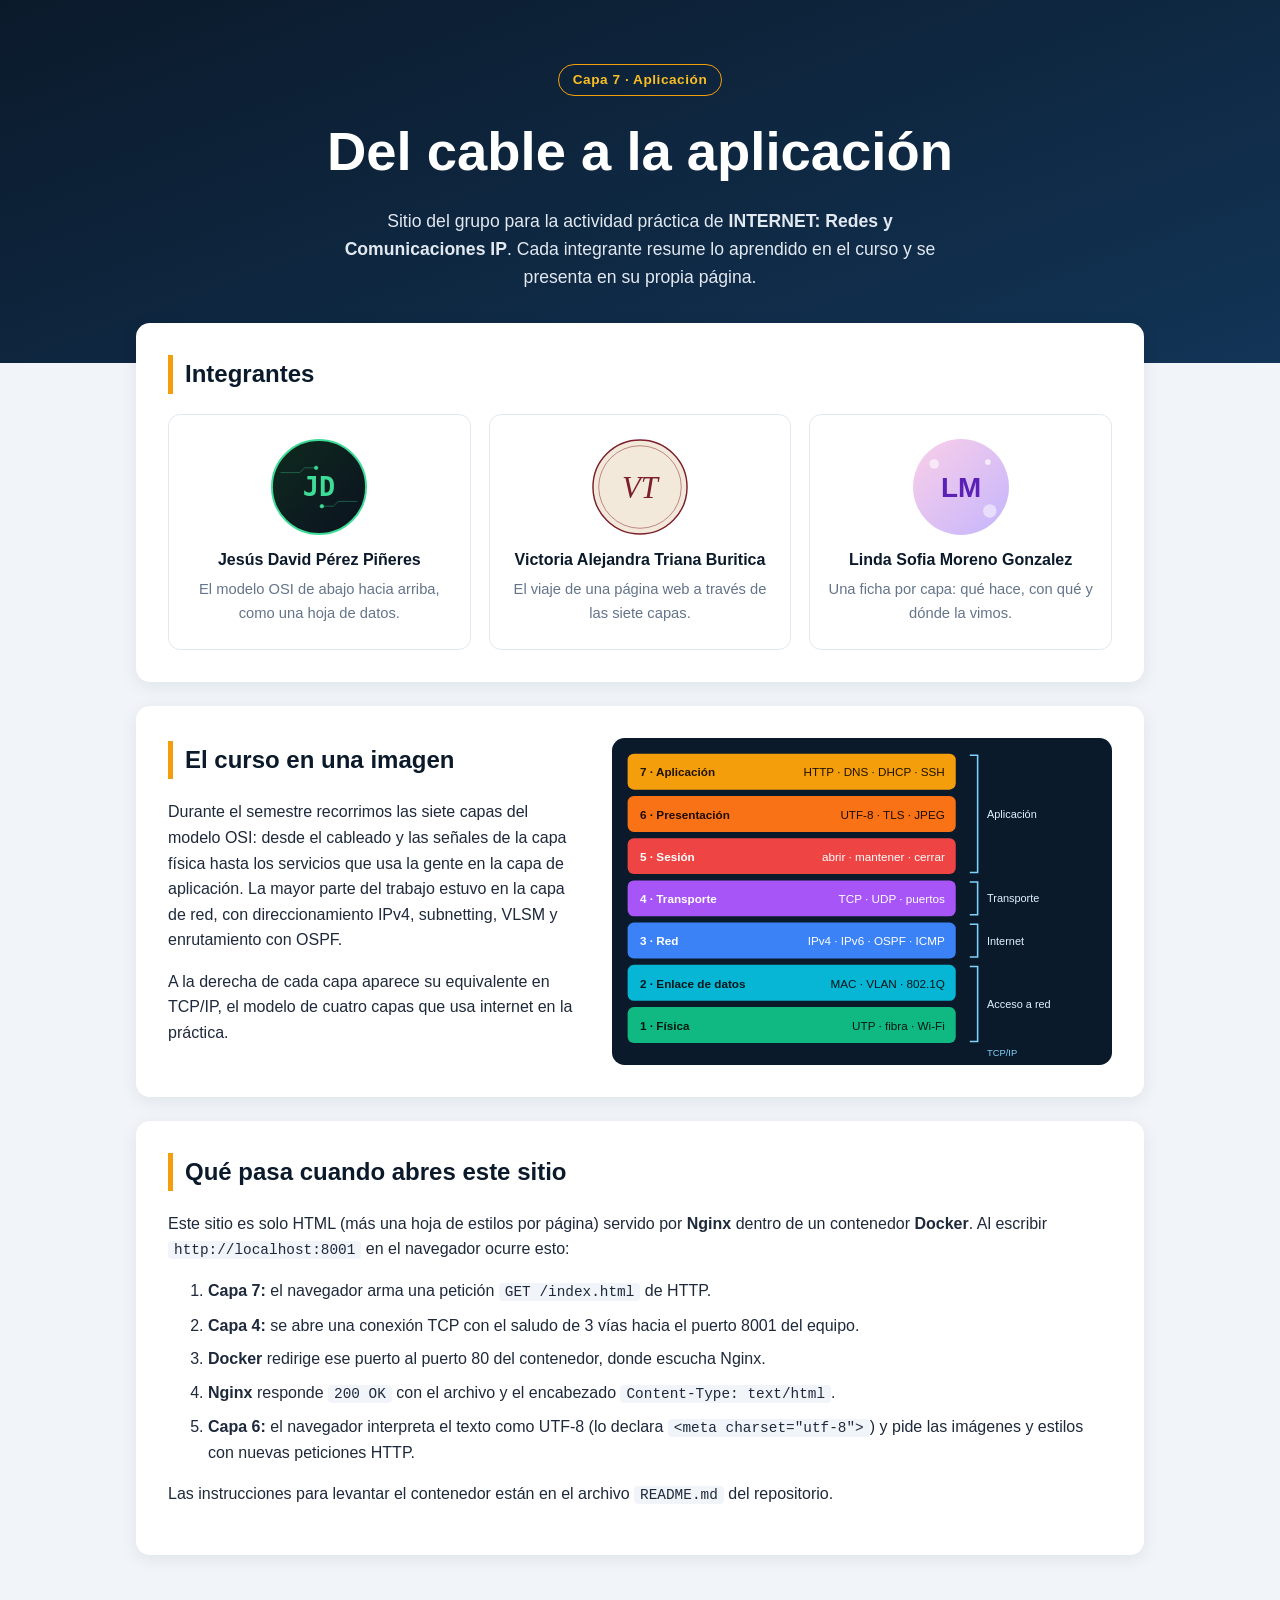
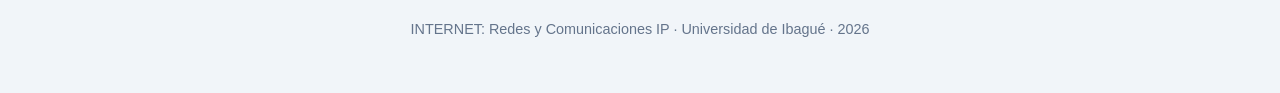
<file: index.html>
<!DOCTYPE html>
<html lang="es">
<head>
  <meta charset="utf-8">
  <meta name="viewport" content="width=device-width, initial-scale=1">
  <meta name="description" content="Sitio del grupo para la actividad práctica de Capa 7: HTML, HTTP y despliegue con Docker.">
  <title>Capa 7 en práctica · Redes</title>
  <link rel="stylesheet" href="css/estilos.css">
</head>
<body>

  <header class="portada">
    <p class="etiqueta">Capa 7 · Aplicación</p>
    <h1>Del cable a la aplicación</h1>
    <p class="bajada">Sitio del grupo para la actividad práctica de <strong>INTERNET: Redes y Comunicaciones IP</strong>. Cada integrante resume lo aprendido en el curso y se presenta en su propia página.</p>
  </header>

  <main>

    <section class="bloque">
      <h2>Integrantes</h2>
      <ul class="integrantes">
        <li>
          <a href="integrantes/integrante1.html">
            <img src="img/jesus.svg" alt="Avatar de Jesús David Pérez Piñeres" width="96" height="96">
            <span class="nombre">Jesús David Pérez Piñeres</span>
            <span class="enfoque">El modelo OSI de abajo hacia arriba, como una hoja de datos.</span>
          </a>
        </li>
        <li>
          <a href="integrantes/integrante2.html">
            <img src="img/victoria.svg" alt="Avatar de Victoria Alejandra Triana Buritica" width="96" height="96">
            <span class="nombre">Victoria Alejandra Triana Buritica</span>
            <span class="enfoque">El viaje de una página web a través de las siete capas.</span>
          </a>
        </li>
        <li>
          <a href="integrantes/integrante3.html">
            <img src="img/linda.svg" alt="Avatar de Linda Sofia Moreno Gonzalez" width="96" height="96">
            <span class="nombre">Linda Sofia Moreno Gonzalez</span>
            <span class="enfoque">Una ficha por capa: qué hace, con qué y dónde la vimos.</span>
          </a>
        </li>
      </ul>
    </section>

    <section class="bloque dos-columnas">
      <div>
        <h2>El curso en una imagen</h2>
        <p>Durante el semestre recorrimos las siete capas del modelo OSI: desde el cableado y las señales de la capa física hasta los servicios que usa la gente en la capa de aplicación. La mayor parte del trabajo estuvo en la capa de red, con direccionamiento IPv4, subnetting, VLSM y enrutamiento con OSPF.</p>
        <p>A la derecha de cada capa aparece su equivalente en TCP/IP, el modelo de cuatro capas que usa internet en la práctica.</p>
      </div>
      <img src="img/osi-capas.svg" alt="Las siete capas del modelo OSI con su equivalencia en TCP/IP" width="640" height="418">
    </section>

    <section class="bloque">
      <h2>Qué pasa cuando abres este sitio</h2>
      <p>Este sitio es solo HTML (más una hoja de estilos por página) servido por <strong>Nginx</strong> dentro de un contenedor <strong>Docker</strong>. Al escribir <code>http://localhost:8001</code> en el navegador ocurre esto:</p>
      <ol class="pasos">
        <li><strong>Capa 7:</strong> el navegador arma una petición <code>GET /index.html</code> de HTTP.</li>
        <li><strong>Capa 4:</strong> se abre una conexión TCP con el saludo de 3 vías hacia el puerto 8001 del equipo.</li>
        <li><strong>Docker</strong> redirige ese puerto al puerto 80 del contenedor, donde escucha Nginx.</li>
        <li><strong>Nginx</strong> responde <code>200 OK</code> con el archivo y el encabezado <code>Content-Type: text/html</code>.</li>
        <li><strong>Capa 6:</strong> el navegador interpreta el texto como UTF-8 (lo declara <code>&lt;meta charset="utf-8"&gt;</code>) y pide las imágenes y estilos con nuevas peticiones HTTP.</li>
      </ol>
      <p>Las instrucciones para levantar el contenedor están en el archivo <code>README.md</code> del repositorio.</p>
    </section>

  </main>

  <footer class="pie">
    <p>INTERNET: Redes y Comunicaciones IP · Universidad de Ibagué · 2026</p>
  </footer>

</body>
</html>
</file>
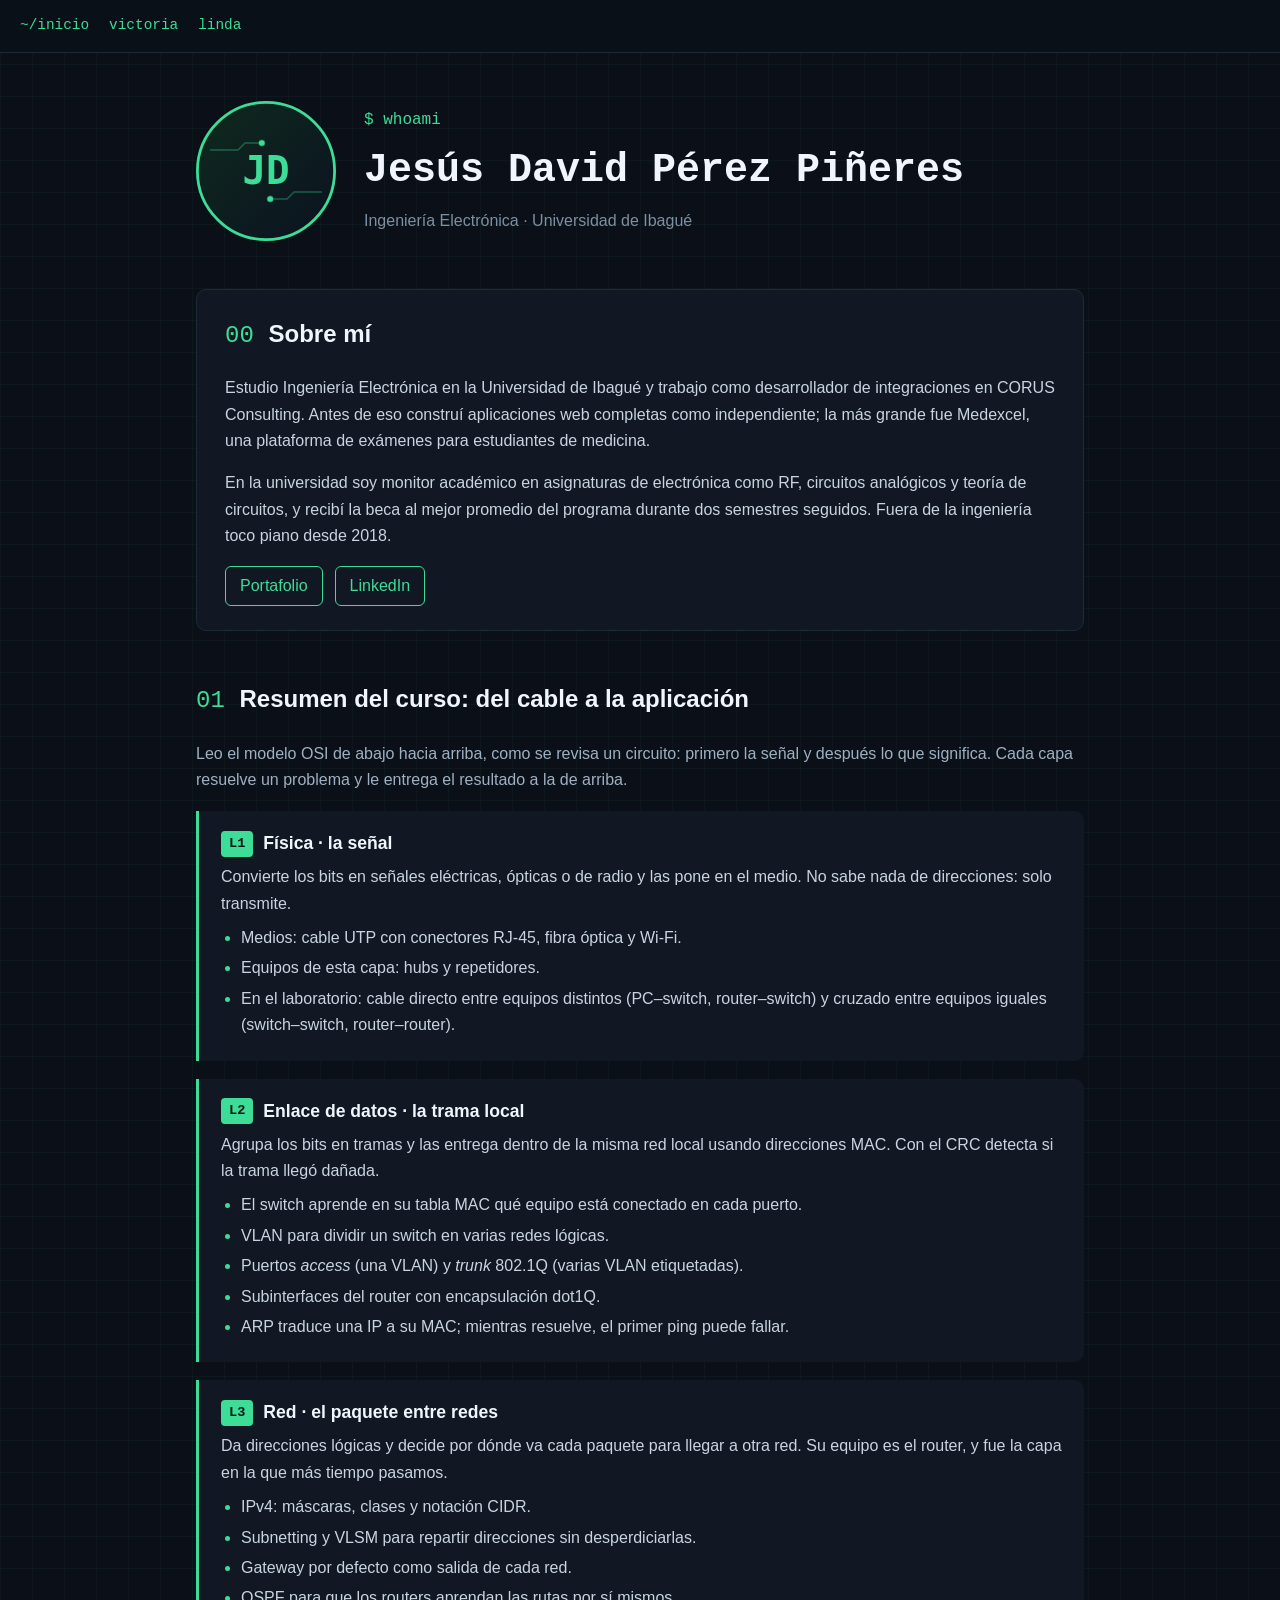
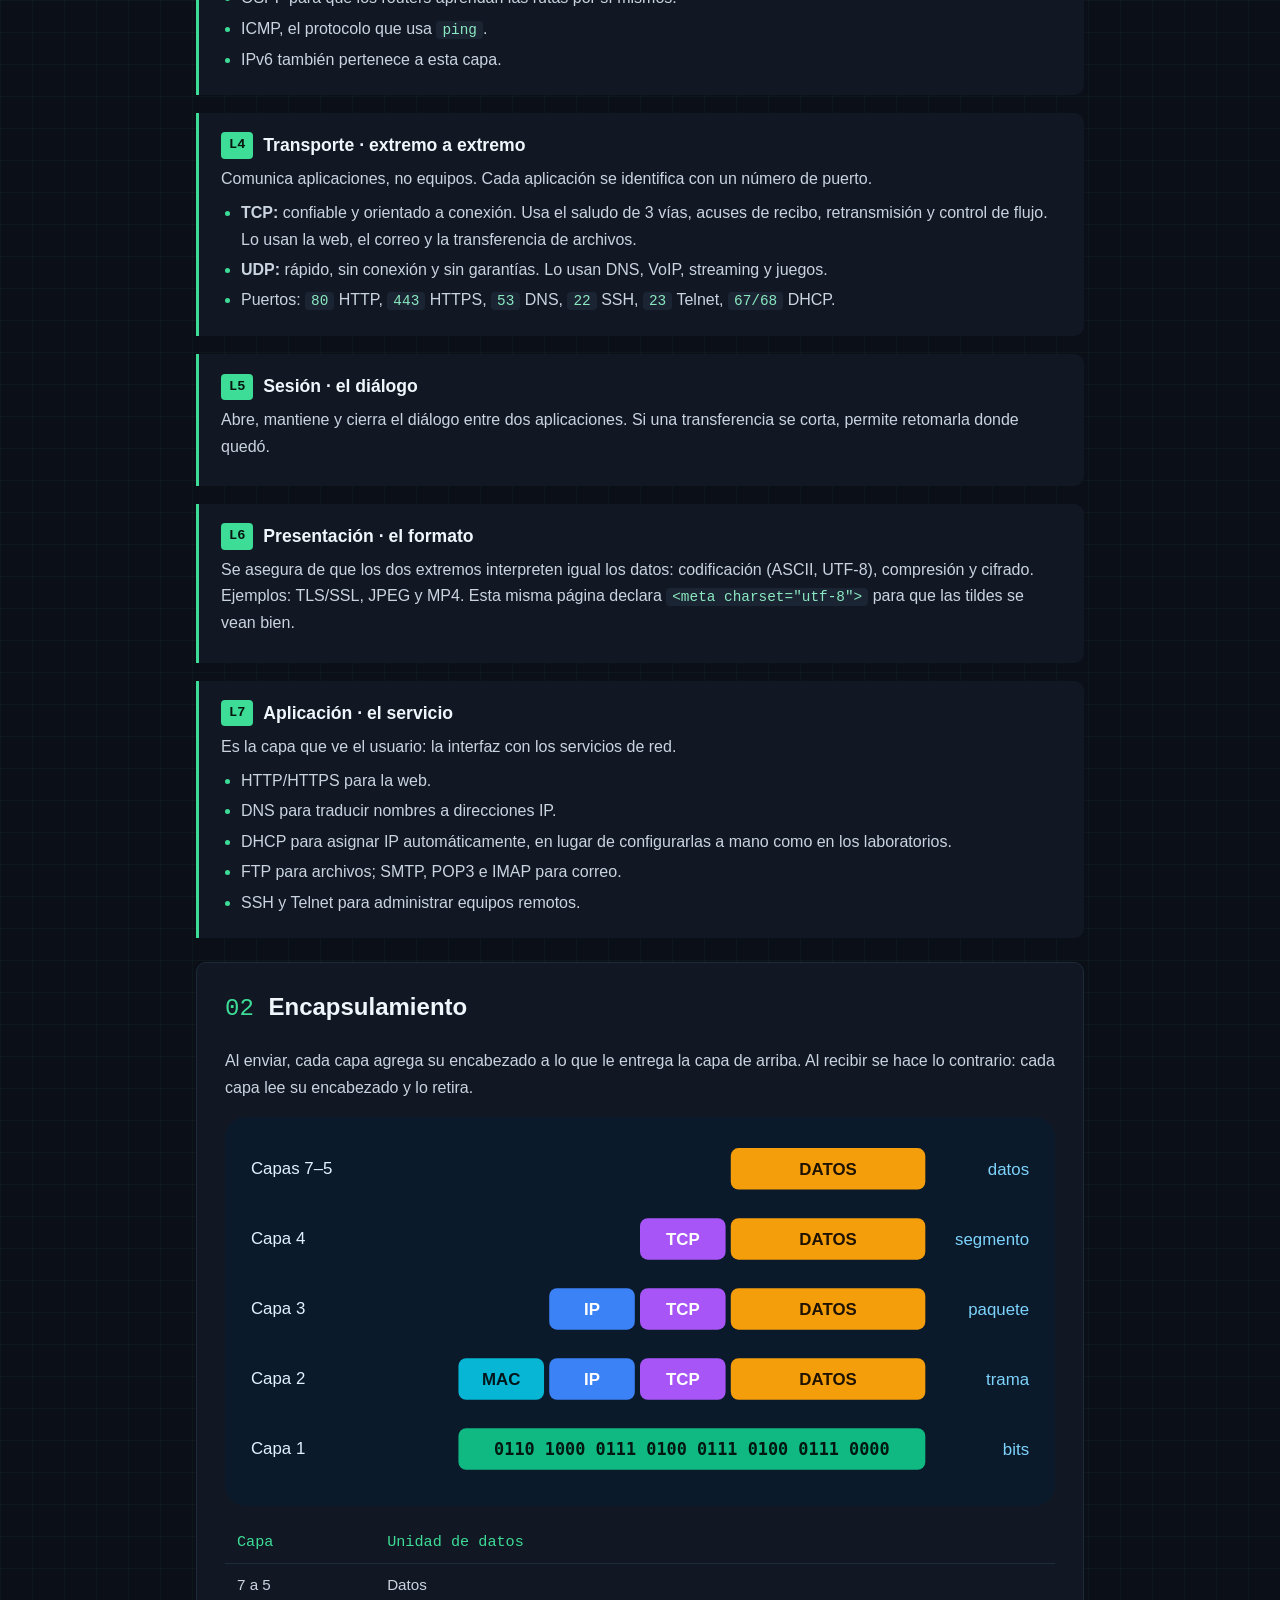
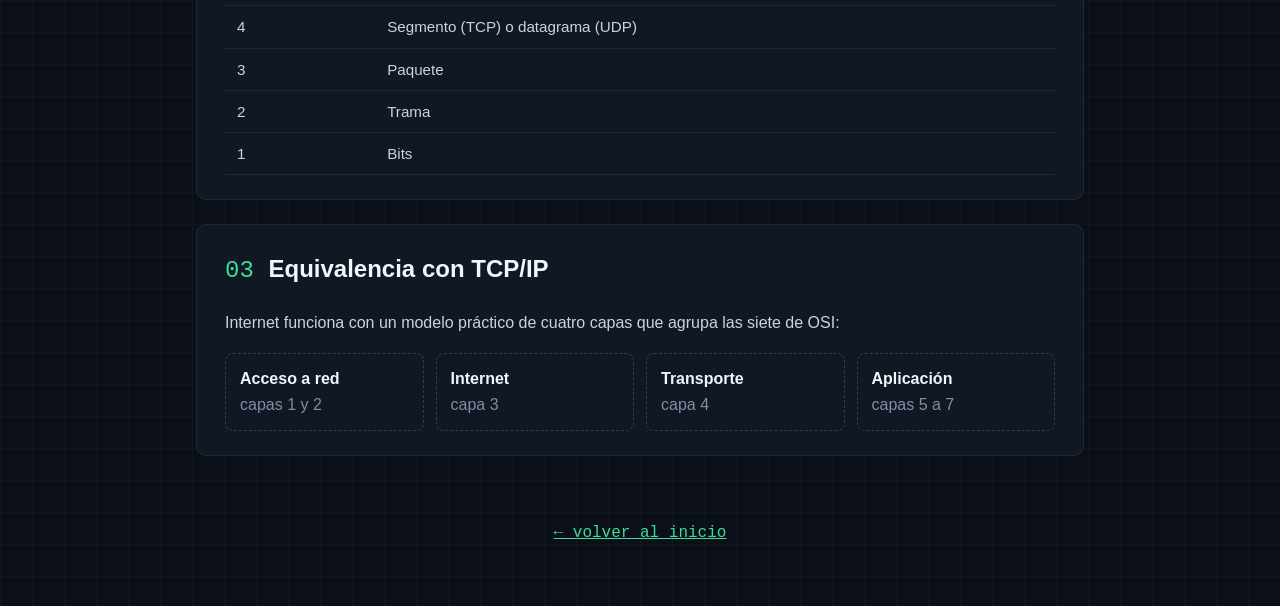
<file: integrantes/integrante1.html>
<!DOCTYPE html>
<html lang="es">
<head>
  <meta charset="utf-8">
  <meta name="viewport" content="width=device-width, initial-scale=1">
  <meta name="description" content="Biografía de Jesús David Pérez Piñeres y su resumen del modelo OSI.">
  <title>Jesús David Pérez Piñeres · Redes</title>
  <link rel="stylesheet" href="../css/jesus.css">
</head>
<body>

  <nav class="barra">
    <a href="../index.html">~/inicio</a>
    <a href="integrante2.html">victoria</a>
    <a href="integrante3.html">linda</a>
  </nav>

  <header class="cabecera">
    <img src="../img/jesus.svg" alt="Avatar de Jesús David Pérez Piñeres" width="140" height="140">
    <div>
      <p class="prompt">$ whoami</p>
      <h1>Jesús David Pérez Piñeres</h1>
      <p class="rol">Ingeniería Electrónica · Universidad de Ibagué</p>
    </div>
  </header>

  <main>

    <section id="bio" class="panel">
      <h2><span class="num">00</span> Sobre mí</h2>
      <p>Estudio Ingeniería Electrónica en la Universidad de Ibagué y trabajo como desarrollador de integraciones en CORUS Consulting. Antes de eso construí aplicaciones web completas como independiente; la más grande fue Medexcel, una plataforma de exámenes para estudiantes de medicina.</p>
      <p>En la universidad soy monitor académico en asignaturas de electrónica como RF, circuitos analógicos y teoría de circuitos, y recibí la beca al mejor promedio del programa durante dos semestres seguidos. Fuera de la ingeniería toco piano desde 2018.</p>
      <ul class="enlaces">
        <li><a href="https://dadastudios-portfolio.vercel.app" target="_blank" rel="noopener">Portafolio</a></li>
        <li><a href="https://www.linkedin.com/in/jesusdavidperezpineros" target="_blank" rel="noopener">LinkedIn</a></li>
      </ul>
    </section>

    <section id="resumen">
      <h2 class="titulo-seccion"><span class="num">01</span> Resumen del curso: del cable a la aplicación</h2>
      <p class="intro">Leo el modelo OSI de abajo hacia arriba, como se revisa un circuito: primero la señal y después lo que significa. Cada capa resuelve un problema y le entrega el resultado a la de arriba.</p>

      <article class="capa">
        <h3><span class="badge">L1</span> Física · la señal</h3>
        <p>Convierte los bits en señales eléctricas, ópticas o de radio y las pone en el medio. No sabe nada de direcciones: solo transmite.</p>
        <ul>
          <li>Medios: cable UTP con conectores RJ-45, fibra óptica y Wi-Fi.</li>
          <li>Equipos de esta capa: hubs y repetidores.</li>
          <li>En el laboratorio: cable directo entre equipos distintos (PC–switch, router–switch) y cruzado entre equipos iguales (switch–switch, router–router).</li>
        </ul>
      </article>

      <article class="capa">
        <h3><span class="badge">L2</span> Enlace de datos · la trama local</h3>
        <p>Agrupa los bits en tramas y las entrega dentro de la misma red local usando direcciones MAC. Con el CRC detecta si la trama llegó dañada.</p>
        <ul>
          <li>El switch aprende en su tabla MAC qué equipo está conectado en cada puerto.</li>
          <li>VLAN para dividir un switch en varias redes lógicas.</li>
          <li>Puertos <em>access</em> (una VLAN) y <em>trunk</em> 802.1Q (varias VLAN etiquetadas).</li>
          <li>Subinterfaces del router con encapsulación dot1Q.</li>
          <li>ARP traduce una IP a su MAC; mientras resuelve, el primer ping puede fallar.</li>
        </ul>
      </article>

      <article class="capa">
        <h3><span class="badge">L3</span> Red · el paquete entre redes</h3>
        <p>Da direcciones lógicas y decide por dónde va cada paquete para llegar a otra red. Su equipo es el router, y fue la capa en la que más tiempo pasamos.</p>
        <ul>
          <li>IPv4: máscaras, clases y notación CIDR.</li>
          <li>Subnetting y VLSM para repartir direcciones sin desperdiciarlas.</li>
          <li>Gateway por defecto como salida de cada red.</li>
          <li>OSPF para que los routers aprendan las rutas por sí mismos.</li>
          <li>ICMP, el protocolo que usa <code>ping</code>.</li>
          <li>IPv6 también pertenece a esta capa.</li>
        </ul>
      </article>

      <article class="capa">
        <h3><span class="badge">L4</span> Transporte · extremo a extremo</h3>
        <p>Comunica aplicaciones, no equipos. Cada aplicación se identifica con un número de puerto.</p>
        <ul>
          <li><strong>TCP:</strong> confiable y orientado a conexión. Usa el saludo de 3 vías, acuses de recibo, retransmisión y control de flujo. Lo usan la web, el correo y la transferencia de archivos.</li>
          <li><strong>UDP:</strong> rápido, sin conexión y sin garantías. Lo usan DNS, VoIP, streaming y juegos.</li>
          <li>Puertos: <code>80</code> HTTP, <code>443</code> HTTPS, <code>53</code> DNS, <code>22</code> SSH, <code>23</code> Telnet, <code>67/68</code> DHCP.</li>
        </ul>
      </article>

      <article class="capa">
        <h3><span class="badge">L5</span> Sesión · el diálogo</h3>
        <p>Abre, mantiene y cierra el diálogo entre dos aplicaciones. Si una transferencia se corta, permite retomarla donde quedó.</p>
      </article>

      <article class="capa">
        <h3><span class="badge">L6</span> Presentación · el formato</h3>
        <p>Se asegura de que los dos extremos interpreten igual los datos: codificación (ASCII, UTF-8), compresión y cifrado. Ejemplos: TLS/SSL, JPEG y MP4. Esta misma página declara <code>&lt;meta charset="utf-8"&gt;</code> para que las tildes se vean bien.</p>
      </article>

      <article class="capa">
        <h3><span class="badge">L7</span> Aplicación · el servicio</h3>
        <p>Es la capa que ve el usuario: la interfaz con los servicios de red.</p>
        <ul>
          <li>HTTP/HTTPS para la web.</li>
          <li>DNS para traducir nombres a direcciones IP.</li>
          <li>DHCP para asignar IP automáticamente, en lugar de configurarlas a mano como en los laboratorios.</li>
          <li>FTP para archivos; SMTP, POP3 e IMAP para correo.</li>
          <li>SSH y Telnet para administrar equipos remotos.</li>
        </ul>
      </article>
    </section>

    <section id="encapsulamiento" class="panel">
      <h2><span class="num">02</span> Encapsulamiento</h2>
      <p>Al enviar, cada capa agrega su encabezado a lo que le entrega la capa de arriba. Al recibir se hace lo contrario: cada capa lee su encabezado y lo retira.</p>
      <img class="figura" src="../img/encapsulamiento.svg" alt="Diagrama de encapsulamiento: datos, segmento, paquete, trama y bits" width="640" height="300">
      <table>
        <thead>
          <tr><th>Capa</th><th>Unidad de datos</th></tr>
        </thead>
        <tbody>
          <tr><td>7 a 5</td><td>Datos</td></tr>
          <tr><td>4</td><td>Segmento (TCP) o datagrama (UDP)</td></tr>
          <tr><td>3</td><td>Paquete</td></tr>
          <tr><td>2</td><td>Trama</td></tr>
          <tr><td>1</td><td>Bits</td></tr>
        </tbody>
      </table>
    </section>

    <section id="tcpip" class="panel">
      <h2><span class="num">03</span> Equivalencia con TCP/IP</h2>
      <p>Internet funciona con un modelo práctico de cuatro capas que agrupa las siete de OSI:</p>
      <ul class="mapa">
        <li><span>Acceso a red</span> capas 1 y 2</li>
        <li><span>Internet</span> capa 3</li>
        <li><span>Transporte</span> capa 4</li>
        <li><span>Aplicación</span> capas 5 a 7</li>
      </ul>
    </section>

  </main>

  <footer class="pie">
    <p><a href="../index.html">← volver al inicio</a></p>
  </footer>

</body>
</html>
</file>
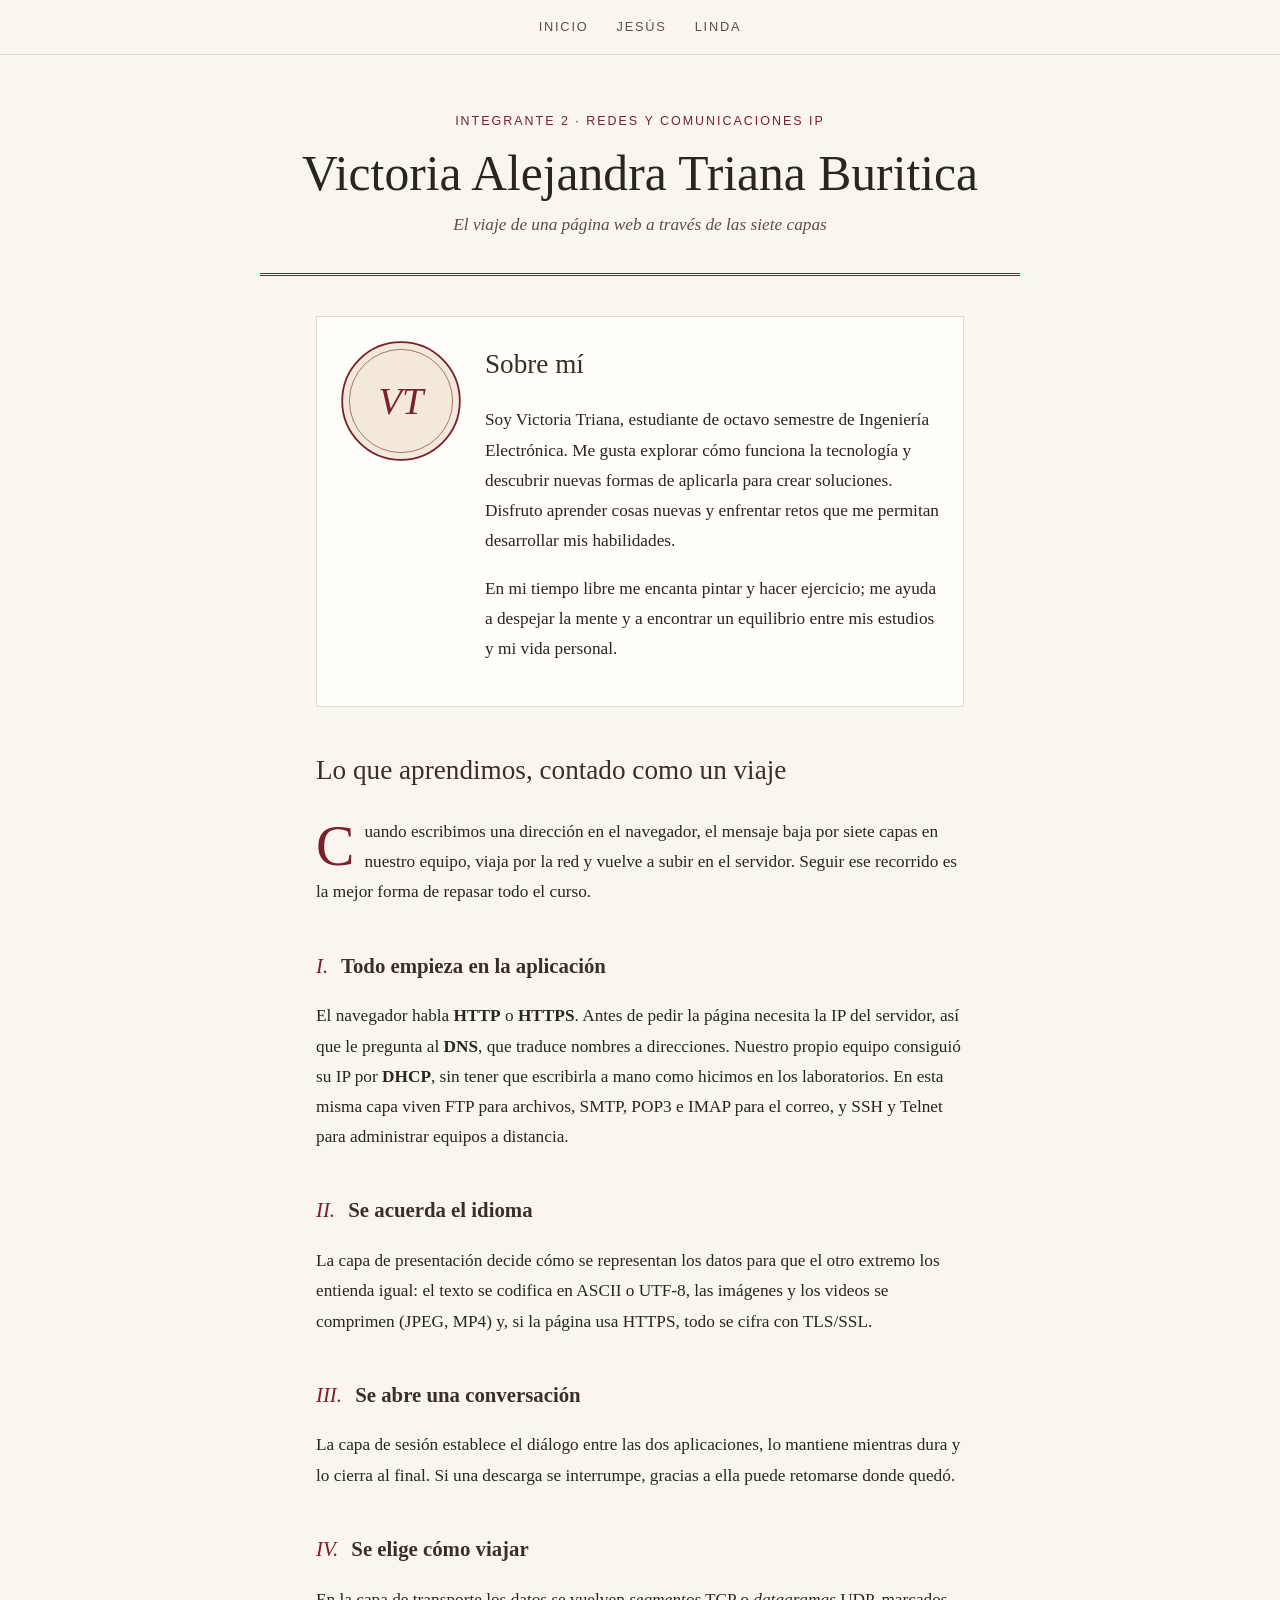
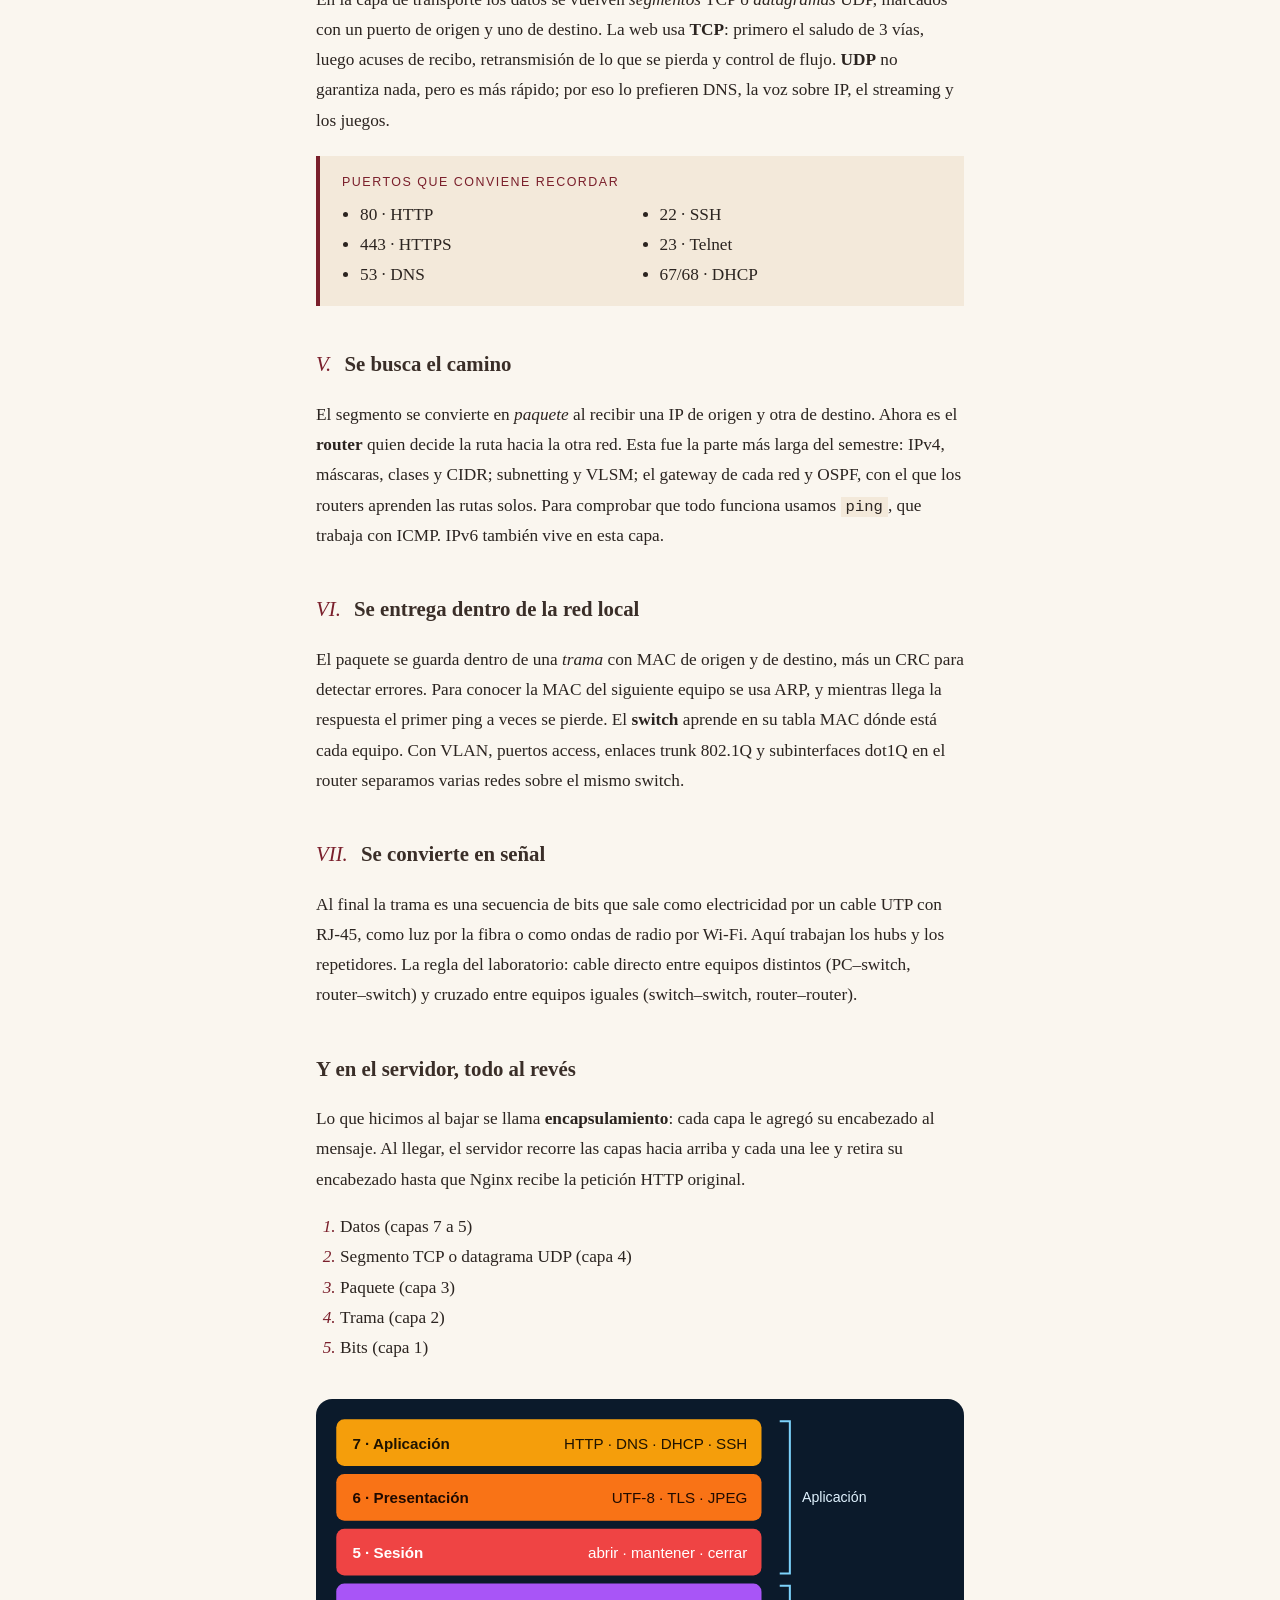
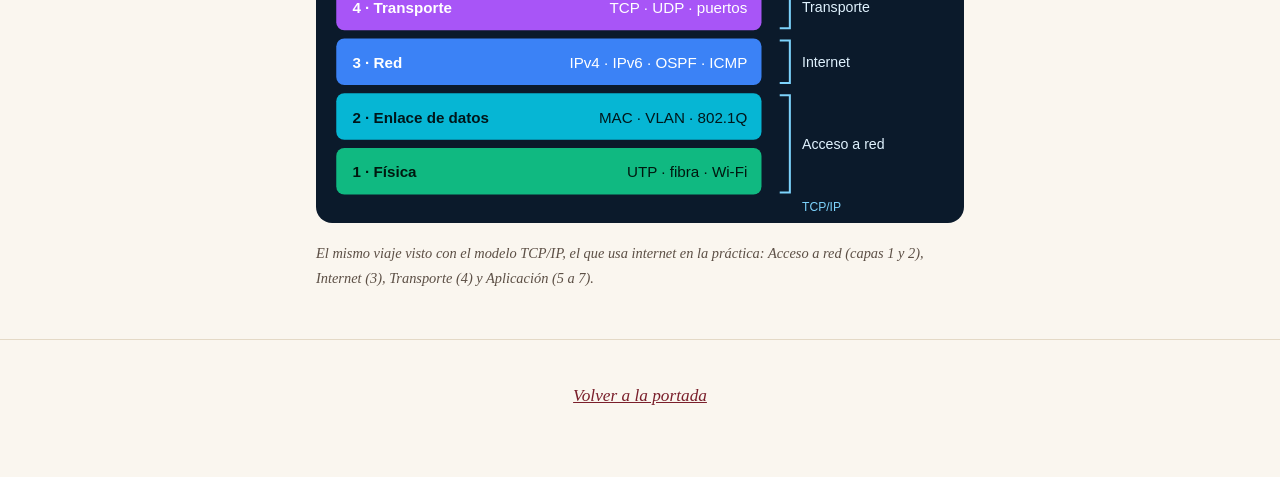
<file: integrantes/integrante2.html>
<!DOCTYPE html>
<html lang="es">
<head>
  <meta charset="utf-8">
  <meta name="viewport" content="width=device-width, initial-scale=1">
  <meta name="description" content="Biografía de Victoria Alejandra Triana Buritica y su resumen del modelo OSI.">
  <title>Victoria Alejandra Triana Buritica · Redes</title>
  <link rel="stylesheet" href="../css/victoria.css">
</head>
<body>

  <nav class="menu">
    <a href="../index.html">Inicio</a>
    <a href="integrante1.html">Jesús</a>
    <a href="integrante3.html">Linda</a>
  </nav>

  <header class="encabezado">
    <p class="seccion">Integrante 2 · Redes y Comunicaciones IP</p>
    <h1>Victoria Alejandra Triana Buritica</h1>
    <p class="subtitulo">El viaje de una página web a través de las siete capas</p>
  </header>

  <main class="columna">

    <section class="perfil">
      <img src="../img/victoria.svg" alt="Avatar de Victoria Alejandra Triana Buritica" width="120" height="120">
      <div>
        <h2>Sobre mí</h2>
        <p>Soy Victoria Triana, estudiante de octavo semestre de Ingeniería Electrónica. Me gusta explorar cómo funciona la tecnología y descubrir nuevas formas de aplicarla para crear soluciones. Disfruto aprender cosas nuevas y enfrentar retos que me permitan desarrollar mis habilidades.</p>
        <p>En mi tiempo libre me encanta pintar y hacer ejercicio; me ayuda a despejar la mente y a encontrar un equilibrio entre mis estudios y mi vida personal.</p>
      </div>
    </section>

    <section class="relato">
      <h2>Lo que aprendimos, contado como un viaje</h2>
      <p class="entrada">Cuando escribimos una dirección en el navegador, el mensaje baja por siete capas en nuestro equipo, viaja por la red y vuelve a subir en el servidor. Seguir ese recorrido es la mejor forma de repasar todo el curso.</p>

      <h3><span>I.</span> Todo empieza en la aplicación</h3>
      <p>El navegador habla <strong>HTTP</strong> o <strong>HTTPS</strong>. Antes de pedir la página necesita la IP del servidor, así que le pregunta al <strong>DNS</strong>, que traduce nombres a direcciones. Nuestro propio equipo consiguió su IP por <strong>DHCP</strong>, sin tener que escribirla a mano como hicimos en los laboratorios. En esta misma capa viven FTP para archivos, SMTP, POP3 e IMAP para el correo, y SSH y Telnet para administrar equipos a distancia.</p>

      <h3><span>II.</span> Se acuerda el idioma</h3>
      <p>La capa de presentación decide cómo se representan los datos para que el otro extremo los entienda igual: el texto se codifica en ASCII o UTF-8, las imágenes y los videos se comprimen (JPEG, MP4) y, si la página usa HTTPS, todo se cifra con TLS/SSL.</p>

      <h3><span>III.</span> Se abre una conversación</h3>
      <p>La capa de sesión establece el diálogo entre las dos aplicaciones, lo mantiene mientras dura y lo cierra al final. Si una descarga se interrumpe, gracias a ella puede retomarse donde quedó.</p>

      <h3><span>IV.</span> Se elige cómo viajar</h3>
      <p>En la capa de transporte los datos se vuelven <em>segmentos</em> TCP o <em>datagramas</em> UDP, marcados con un puerto de origen y uno de destino. La web usa <strong>TCP</strong>: primero el saludo de 3 vías, luego acuses de recibo, retransmisión de lo que se pierda y control de flujo. <strong>UDP</strong> no garantiza nada, pero es más rápido; por eso lo prefieren DNS, la voz sobre IP, el streaming y los juegos.</p>
      <aside class="nota">
        <p class="nota-titulo">Puertos que conviene recordar</p>
        <ul>
          <li>80 · HTTP</li>
          <li>443 · HTTPS</li>
          <li>53 · DNS</li>
          <li>22 · SSH</li>
          <li>23 · Telnet</li>
          <li>67/68 · DHCP</li>
        </ul>
      </aside>

      <h3><span>V.</span> Se busca el camino</h3>
      <p>El segmento se convierte en <em>paquete</em> al recibir una IP de origen y otra de destino. Ahora es el <strong>router</strong> quien decide la ruta hacia la otra red. Esta fue la parte más larga del semestre: IPv4, máscaras, clases y CIDR; subnetting y VLSM; el gateway de cada red y OSPF, con el que los routers aprenden las rutas solos. Para comprobar que todo funciona usamos <code>ping</code>, que trabaja con ICMP. IPv6 también vive en esta capa.</p>

      <h3><span>VI.</span> Se entrega dentro de la red local</h3>
      <p>El paquete se guarda dentro de una <em>trama</em> con MAC de origen y de destino, más un CRC para detectar errores. Para conocer la MAC del siguiente equipo se usa ARP, y mientras llega la respuesta el primer ping a veces se pierde. El <strong>switch</strong> aprende en su tabla MAC dónde está cada equipo. Con VLAN, puertos access, enlaces trunk 802.1Q y subinterfaces dot1Q en el router separamos varias redes sobre el mismo switch.</p>

      <h3><span>VII.</span> Se convierte en señal</h3>
      <p>Al final la trama es una secuencia de bits que sale como electricidad por un cable UTP con RJ-45, como luz por la fibra o como ondas de radio por Wi-Fi. Aquí trabajan los hubs y los repetidores. La regla del laboratorio: cable directo entre equipos distintos (PC–switch, router–switch) y cruzado entre equipos iguales (switch–switch, router–router).</p>

      <h3>Y en el servidor, todo al revés</h3>
      <p>Lo que hicimos al bajar se llama <strong>encapsulamiento</strong>: cada capa le agregó su encabezado al mensaje. Al llegar, el servidor recorre las capas hacia arriba y cada una lee y retira su encabezado hasta que Nginx recibe la petición HTTP original.</p>
      <ol class="cadena">
        <li>Datos (capas 7 a 5)</li>
        <li>Segmento TCP o datagrama UDP (capa 4)</li>
        <li>Paquete (capa 3)</li>
        <li>Trama (capa 2)</li>
        <li>Bits (capa 1)</li>
      </ol>

      <figure>
        <img src="../img/osi-capas.svg" alt="Las siete capas del modelo OSI agrupadas en las cuatro capas de TCP/IP" width="640" height="418">
        <figcaption>El mismo viaje visto con el modelo TCP/IP, el que usa internet en la práctica: Acceso a red (capas 1 y 2), Internet (3), Transporte (4) y Aplicación (5 a 7).</figcaption>
      </figure>
    </section>

  </main>

  <footer class="pie">
    <p><a href="../index.html">Volver a la portada</a></p>
  </footer>

</body>
</html>
</file>
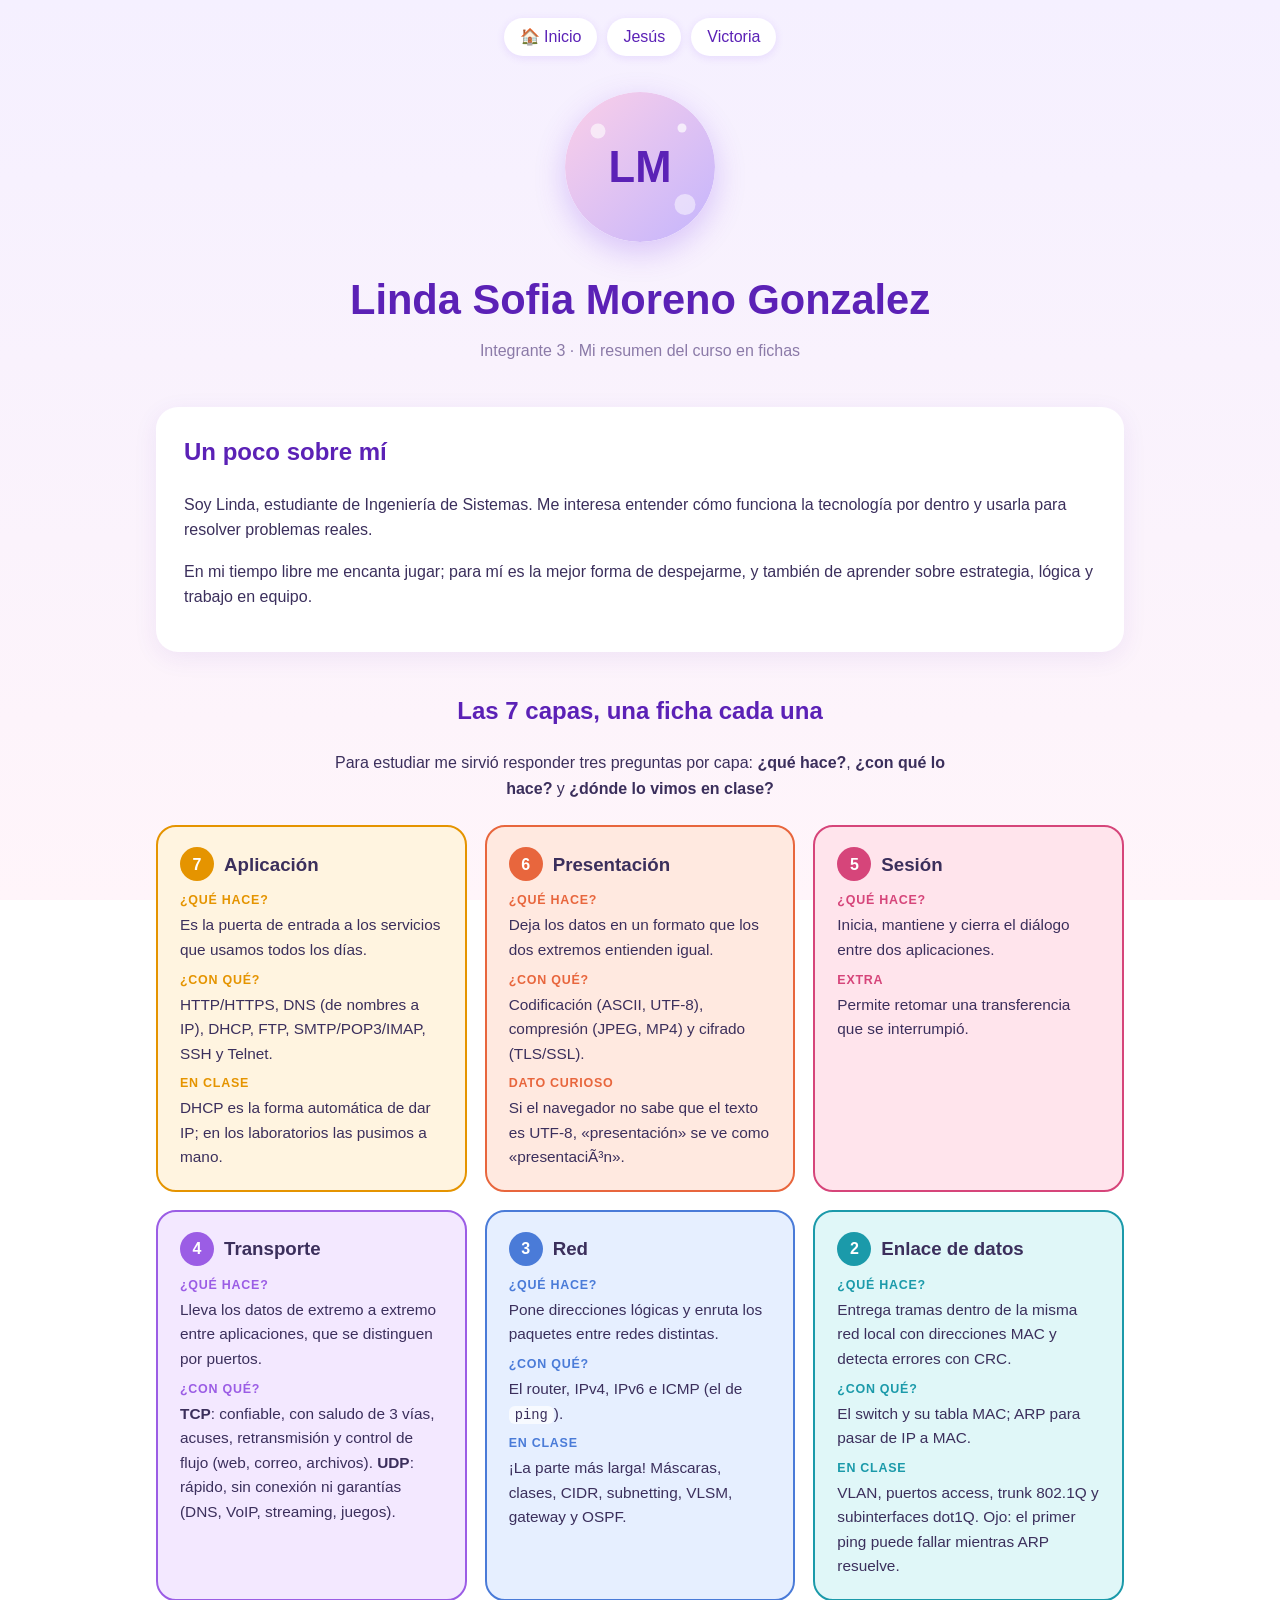
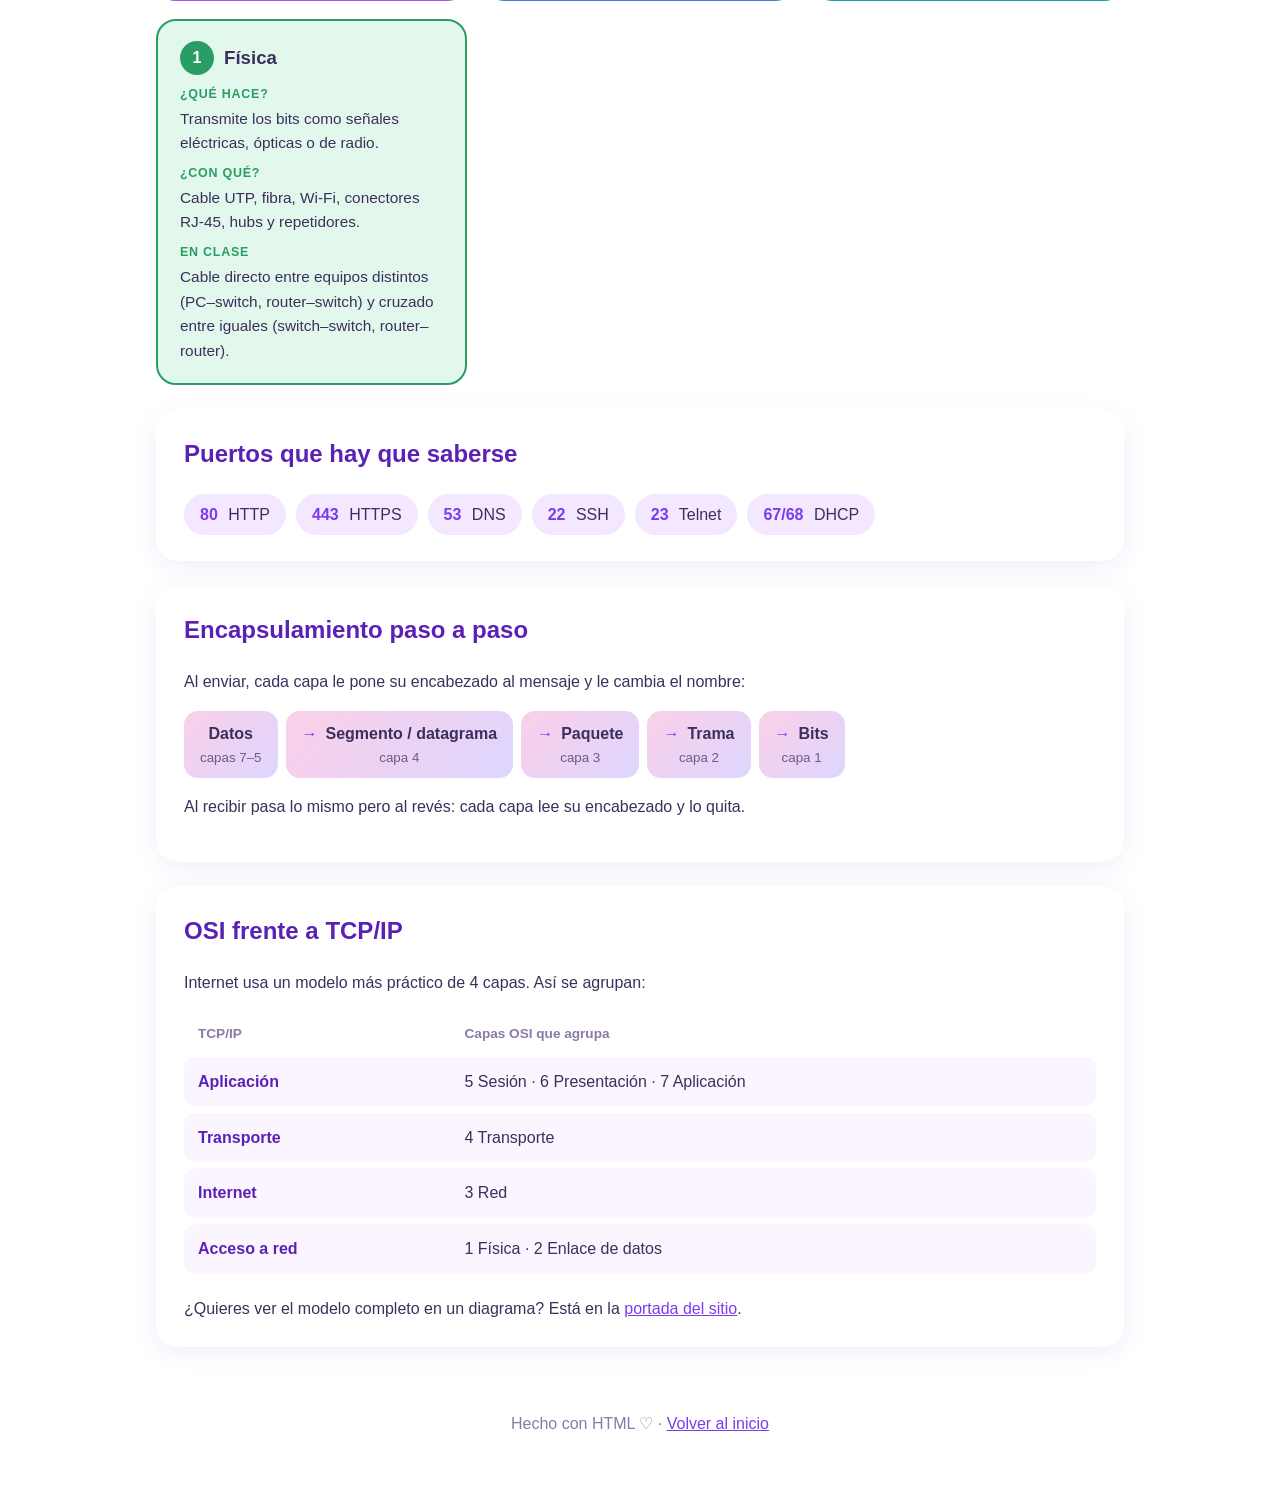
<file: integrantes/integrante3.html>
<!DOCTYPE html>
<html lang="es">
<head>
  <meta charset="utf-8">
  <meta name="viewport" content="width=device-width, initial-scale=1">
  <meta name="description" content="Biografía de Linda Sofia Moreno Gonzalez y su resumen del modelo OSI en fichas.">
  <title>Linda Sofia Moreno Gonzalez · Redes</title>
  <link rel="stylesheet" href="../css/linda.css">
</head>
<body>

  <nav class="pildoras">
    <a href="../index.html">🏠 Inicio</a>
    <a href="integrante1.html">Jesús</a>
    <a href="integrante2.html">Victoria</a>
  </nav>

  <header class="hola">
    <img src="../img/linda.svg" alt="Avatar de Linda Sofia Moreno Gonzalez" width="150" height="150">
    <h1>Linda Sofia Moreno Gonzalez</h1>
    <p>Integrante 3 · Mi resumen del curso en fichas</p>
  </header>

  <main>

    <section class="tarjeta bio">
      <h2>Un poco sobre mí</h2>
      <p>Soy Linda, estudiante de Ingeniería de Sistemas. Me interesa entender cómo funciona la tecnología por dentro y usarla para resolver problemas reales.</p>
      <p>En mi tiempo libre me encanta jugar; para mí es la mejor forma de despejarme, y también de aprender sobre estrategia, lógica y trabajo en equipo.</p>
    </section>

    <section>
      <h2 class="titulo">Las 7 capas, una ficha cada una</h2>
      <p class="guia">Para estudiar me sirvió responder tres preguntas por capa: <strong>¿qué hace?</strong>, <strong>¿con qué lo hace?</strong> y <strong>¿dónde lo vimos en clase?</strong></p>

      <div class="fichas">

        <article class="ficha c7">
          <h3><span>7</span> Aplicación</h3>
          <dl>
            <dt>¿Qué hace?</dt>
            <dd>Es la puerta de entrada a los servicios que usamos todos los días.</dd>
            <dt>¿Con qué?</dt>
            <dd>HTTP/HTTPS, DNS (de nombres a IP), DHCP, FTP, SMTP/POP3/IMAP, SSH y Telnet.</dd>
            <dt>En clase</dt>
            <dd>DHCP es la forma automática de dar IP; en los laboratorios las pusimos a mano.</dd>
          </dl>
        </article>

        <article class="ficha c6">
          <h3><span>6</span> Presentación</h3>
          <dl>
            <dt>¿Qué hace?</dt>
            <dd>Deja los datos en un formato que los dos extremos entienden igual.</dd>
            <dt>¿Con qué?</dt>
            <dd>Codificación (ASCII, UTF-8), compresión (JPEG, MP4) y cifrado (TLS/SSL).</dd>
            <dt>Dato curioso</dt>
            <dd>Si el navegador no sabe que el texto es UTF-8, «presentación» se ve como «presentaciÃ³n».</dd>
          </dl>
        </article>

        <article class="ficha c5">
          <h3><span>5</span> Sesión</h3>
          <dl>
            <dt>¿Qué hace?</dt>
            <dd>Inicia, mantiene y cierra el diálogo entre dos aplicaciones.</dd>
            <dt>Extra</dt>
            <dd>Permite retomar una transferencia que se interrumpió.</dd>
          </dl>
        </article>

        <article class="ficha c4">
          <h3><span>4</span> Transporte</h3>
          <dl>
            <dt>¿Qué hace?</dt>
            <dd>Lleva los datos de extremo a extremo entre aplicaciones, que se distinguen por puertos.</dd>
            <dt>¿Con qué?</dt>
            <dd><strong>TCP</strong>: confiable, con saludo de 3 vías, acuses, retransmisión y control de flujo (web, correo, archivos). <strong>UDP</strong>: rápido, sin conexión ni garantías (DNS, VoIP, streaming, juegos).</dd>
          </dl>
        </article>

        <article class="ficha c3">
          <h3><span>3</span> Red</h3>
          <dl>
            <dt>¿Qué hace?</dt>
            <dd>Pone direcciones lógicas y enruta los paquetes entre redes distintas.</dd>
            <dt>¿Con qué?</dt>
            <dd>El router, IPv4, IPv6 e ICMP (el de <code>ping</code>).</dd>
            <dt>En clase</dt>
            <dd>¡La parte más larga! Máscaras, clases, CIDR, subnetting, VLSM, gateway y OSPF.</dd>
          </dl>
        </article>

        <article class="ficha c2">
          <h3><span>2</span> Enlace de datos</h3>
          <dl>
            <dt>¿Qué hace?</dt>
            <dd>Entrega tramas dentro de la misma red local con direcciones MAC y detecta errores con CRC.</dd>
            <dt>¿Con qué?</dt>
            <dd>El switch y su tabla MAC; ARP para pasar de IP a MAC.</dd>
            <dt>En clase</dt>
            <dd>VLAN, puertos access, trunk 802.1Q y subinterfaces dot1Q. Ojo: el primer ping puede fallar mientras ARP resuelve.</dd>
          </dl>
        </article>

        <article class="ficha c1">
          <h3><span>1</span> Física</h3>
          <dl>
            <dt>¿Qué hace?</dt>
            <dd>Transmite los bits como señales eléctricas, ópticas o de radio.</dd>
            <dt>¿Con qué?</dt>
            <dd>Cable UTP, fibra, Wi-Fi, conectores RJ-45, hubs y repetidores.</dd>
            <dt>En clase</dt>
            <dd>Cable directo entre equipos distintos (PC–switch, router–switch) y cruzado entre iguales (switch–switch, router–router).</dd>
          </dl>
        </article>

      </div>
    </section>

    <section class="tarjeta">
      <h2>Puertos que hay que saberse</h2>
      <ul class="chips">
        <li><b>80</b> HTTP</li>
        <li><b>443</b> HTTPS</li>
        <li><b>53</b> DNS</li>
        <li><b>22</b> SSH</li>
        <li><b>23</b> Telnet</li>
        <li><b>67/68</b> DHCP</li>
      </ul>
    </section>

    <section class="tarjeta">
      <h2>Encapsulamiento paso a paso</h2>
      <p>Al enviar, cada capa le pone su encabezado al mensaje y le cambia el nombre:</p>
      <ul class="flujo">
        <li>Datos <small>capas 7–5</small></li>
        <li>Segmento / datagrama <small>capa 4</small></li>
        <li>Paquete <small>capa 3</small></li>
        <li>Trama <small>capa 2</small></li>
        <li>Bits <small>capa 1</small></li>
      </ul>
      <p>Al recibir pasa lo mismo pero al revés: cada capa lee su encabezado y lo quita.</p>
    </section>

    <section class="tarjeta">
      <h2>OSI frente a TCP/IP</h2>
      <p>Internet usa un modelo más práctico de 4 capas. Así se agrupan:</p>
      <table>
        <thead>
          <tr><th>TCP/IP</th><th>Capas OSI que agrupa</th></tr>
        </thead>
        <tbody>
          <tr><td>Aplicación</td><td>5 Sesión · 6 Presentación · 7 Aplicación</td></tr>
          <tr><td>Transporte</td><td>4 Transporte</td></tr>
          <tr><td>Internet</td><td>3 Red</td></tr>
          <tr><td>Acceso a red</td><td>1 Física · 2 Enlace de datos</td></tr>
        </tbody>
      </table>
      <p class="mas">¿Quieres ver el modelo completo en un diagrama? Está en la <a href="../index.html">portada del sitio</a>.</p>
    </section>

  </main>

  <footer class="pie">
    <p>Hecho con HTML ♡ · <a href="../index.html">Volver al inicio</a></p>
  </footer>

</body>
</html>
</file>
<file: css/estilos.css>
/* Página principal: estilo académico claro con acento naranja (Capa 7) */

* { box-sizing: border-box; }

body {
  margin: 0;
  font-family: "Segoe UI", Roboto, Helvetica, Arial, sans-serif;
  line-height: 1.6;
  color: #1e293b;
  background: #f1f5f9;
}

.portada {
  padding: 64px 20px 72px;
  text-align: center;
  color: #e2e8f0;
  background: linear-gradient(160deg, #0b1a2b 0%, #123456 100%);
}

.portada h1 {
  margin: 12px 0;
  font-size: clamp(2rem, 6vw, 3.4rem);
  color: #fff;
}

.portada .bajada {
  max-width: 640px;
  margin: 0 auto;
  font-size: 1.1rem;
}

.etiqueta {
  display: inline-block;
  margin: 0;
  padding: 4px 14px;
  border: 1px solid #f59e0b;
  border-radius: 999px;
  color: #fbbf24;
  font-size: .85rem;
  font-weight: 600;
  letter-spacing: .04em;
}

main {
  max-width: 1040px;
  margin: -40px auto 0;
  padding: 0 16px;
}

.bloque {
  margin-bottom: 24px;
  padding: 32px;
  background: #fff;
  border-radius: 14px;
  box-shadow: 0 4px 18px rgba(15, 23, 42, .08);
}

.bloque h2 {
  margin-top: 0;
  color: #0b1a2b;
  border-left: 5px solid #f59e0b;
  padding-left: 12px;
}

.integrantes {
  display: grid;
  grid-template-columns: repeat(auto-fit, minmax(240px, 1fr));
  gap: 18px;
  margin: 0;
  padding: 0;
  list-style: none;
}

.integrantes a {
  display: flex;
  flex-direction: column;
  align-items: center;
  height: 100%;
  padding: 24px 18px;
  text-align: center;
  text-decoration: none;
  color: inherit;
  border: 1px solid #e2e8f0;
  border-radius: 12px;
  transition: transform .15s, box-shadow .15s, border-color .15s;
}

.integrantes a:hover,
.integrantes a:focus-visible {
  transform: translateY(-3px);
  border-color: #f59e0b;
  box-shadow: 0 8px 20px rgba(245, 158, 11, .18);
}

.integrantes img { margin-bottom: 12px; }

.nombre {
  font-weight: 700;
  color: #0b1a2b;
}

.enfoque {
  margin-top: 6px;
  font-size: .92rem;
  color: #64748b;
}

.dos-columnas {
  display: grid;
  grid-template-columns: 1fr 1.2fr;
  gap: 28px;
  align-items: center;
}

.dos-columnas img {
  width: 100%;
  height: auto;
}

.pasos li { margin-bottom: 8px; }

code {
  padding: 1px 6px;
  background: #f1f5f9;
  border-radius: 4px;
  font-family: Consolas, Menlo, monospace;
  font-size: .9em;
}

a { color: #b45309; }

.pie {
  padding: 24px 16px 40px;
  text-align: center;
  font-size: .9rem;
  color: #64748b;
}

@media (max-width: 760px) {
  .bloque { padding: 22px 18px; }
  .dos-columnas { grid-template-columns: 1fr; }
}
</file>
<file: css/jesus.css>
/* Jesús: estilo oscuro tipo hoja de datos / terminal, acento verde */

* { box-sizing: border-box; }

body {
  margin: 0;
  font-family: "Segoe UI", Roboto, Helvetica, Arial, sans-serif;
  line-height: 1.65;
  color: #c9d4e0;
  background: #0b1018;
  background-image:
    linear-gradient(rgba(61, 220, 151, .04) 1px, transparent 1px),
    linear-gradient(90deg, rgba(61, 220, 151, .04) 1px, transparent 1px);
  background-size: 32px 32px;
}

a { color: #3ddc97; }

code, .prompt, .num, .badge, .barra, h1 {
  font-family: Consolas, "Cascadia Code", Menlo, monospace;
}

.barra {
  display: flex;
  gap: 20px;
  padding: 14px 20px;
  border-bottom: 1px solid #1d2a38;
  background: rgba(11, 16, 24, .9);
  font-size: .9rem;
}

.barra a { text-decoration: none; }
.barra a:hover { text-decoration: underline; }

.cabecera {
  display: flex;
  align-items: center;
  gap: 28px;
  max-width: 920px;
  margin: 0 auto;
  padding: 48px 16px 24px;
}

.prompt {
  margin: 0;
  color: #3ddc97;
}

.cabecera h1 {
  margin: 4px 0;
  font-size: clamp(1.6rem, 5vw, 2.5rem);
  color: #f0f6fc;
}

.rol {
  margin: 0;
  color: #7d8fa3;
}

main {
  max-width: 920px;
  margin: 0 auto;
  padding: 0 16px;
}

h2, h3 { color: #f0f6fc; }

.num {
  margin-right: 8px;
  color: #3ddc97;
  font-weight: 400;
}

.panel {
  margin: 24px 0;
  padding: 24px 28px;
  border: 1px solid #1d2a38;
  border-radius: 10px;
  background: #111823;
}

.panel h2 { margin-top: 0; }

.enlaces {
  display: flex;
  gap: 12px;
  margin: 0;
  padding: 0;
  list-style: none;
}

.enlaces a {
  display: inline-block;
  padding: 6px 14px;
  border: 1px solid #3ddc97;
  border-radius: 6px;
  text-decoration: none;
}

.enlaces a:hover { background: rgba(61, 220, 151, .12); }

.titulo-seccion { margin-top: 48px; }

.intro { color: #9fb0c3; }

.capa {
  position: relative;
  margin: 18px 0;
  padding: 18px 22px;
  border-left: 3px solid #3ddc97;
  background: #111823;
  border-radius: 0 10px 10px 0;
}

.capa h3 {
  display: flex;
  align-items: center;
  gap: 10px;
  margin: 0 0 6px;
  font-size: 1.1rem;
}

.capa p { margin: 0 0 8px; }
.capa ul { margin: 0; padding-left: 20px; }
.capa li { margin-bottom: 4px; }
.capa li::marker { color: #3ddc97; }

.badge {
  padding: 2px 8px;
  border-radius: 4px;
  background: #3ddc97;
  color: #06170f;
  font-size: .85rem;
  font-weight: 700;
}

code {
  padding: 1px 6px;
  border-radius: 4px;
  background: #1a2433;
  color: #8be9c1;
  font-size: .9em;
}

.figura {
  display: block;
  width: 100%;
  height: auto;
  margin: 16px 0;
  border-radius: 10px;
}

table {
  width: 100%;
  border-collapse: collapse;
  font-size: .95rem;
}

th, td {
  padding: 8px 12px;
  text-align: left;
  border-bottom: 1px solid #1d2a38;
}

th {
  color: #3ddc97;
  font-family: Consolas, Menlo, monospace;
  font-weight: 400;
}

.mapa {
  display: grid;
  grid-template-columns: repeat(auto-fit, minmax(170px, 1fr));
  gap: 12px;
  margin: 0;
  padding: 0;
  list-style: none;
}

.mapa li {
  padding: 12px 14px;
  border: 1px dashed #2c3e52;
  border-radius: 8px;
  color: #7d8fa3;
}

.mapa span {
  display: block;
  color: #f0f6fc;
  font-weight: 600;
}

.pie {
  padding: 24px 16px 48px;
  text-align: center;
  font-family: Consolas, Menlo, monospace;
}

@media (max-width: 600px) {
  .cabecera { flex-direction: column; text-align: center; }
  .panel { padding: 20px 18px; }
  .enlaces { justify-content: center; }
}
</file>
<file: css/victoria.css>
/* Victoria: estilo editorial, papel crema, tipografía serif y acento vino tinto */

* { box-sizing: border-box; }

body {
  margin: 0;
  font-family: Georgia, "Times New Roman", serif;
  font-size: 1.08rem;
  line-height: 1.75;
  color: #2b2420;
  background: #faf6ef;
}

a { color: #7a1f2b; }

.menu {
  display: flex;
  justify-content: center;
  gap: 28px;
  padding: 16px;
  border-bottom: 1px solid #e4d9c6;
  font-family: "Segoe UI", Roboto, Helvetica, Arial, sans-serif;
  font-size: .8rem;
  letter-spacing: .14em;
  text-transform: uppercase;
}

.menu a {
  color: #5c4f45;
  text-decoration: none;
}

.menu a:hover { color: #7a1f2b; }

.encabezado {
  max-width: 760px;
  margin: 0 auto;
  padding: 56px 20px 32px;
  text-align: center;
  border-bottom: 3px double #7a1f2b;
}

.seccion {
  margin: 0;
  font-family: "Segoe UI", Roboto, Helvetica, Arial, sans-serif;
  font-size: .78rem;
  letter-spacing: .16em;
  text-transform: uppercase;
  color: #7a1f2b;
}

.encabezado h1 {
  margin: 12px 0 8px;
  font-size: clamp(2rem, 6vw, 3.1rem);
  font-weight: 400;
  line-height: 1.15;
}

.subtitulo {
  margin: 0;
  font-style: italic;
  color: #5c4f45;
}

.columna {
  max-width: 680px;
  margin: 0 auto;
  padding: 0 16px;
}

.perfil {
  display: flex;
  gap: 24px;
  align-items: flex-start;
  margin: 40px 0;
  padding: 24px;
  border: 1px solid #e4d9c6;
  background: #fffdf8;
}

.perfil h2 { margin: 0 0 8px; }

h2 {
  font-weight: 400;
  font-size: 1.7rem;
  color: #3a2e28;
}

.entrada::first-letter {
  float: left;
  margin: 6px 10px 0 0;
  font-size: 3.6rem;
  line-height: .8;
  color: #7a1f2b;
}

.relato h3 {
  margin: 40px 0 6px;
  font-size: 1.3rem;
  font-weight: 700;
  color: #3a2e28;
}

.relato h3 span {
  margin-right: 8px;
  color: #7a1f2b;
  font-weight: 400;
  font-style: italic;
}

.nota {
  margin: 20px 0;
  padding: 16px 22px;
  border-left: 4px solid #7a1f2b;
  background: #f3e9da;
}

.nota-titulo {
  margin: 0 0 6px;
  font-family: "Segoe UI", Roboto, Helvetica, Arial, sans-serif;
  font-size: .78rem;
  letter-spacing: .12em;
  text-transform: uppercase;
  color: #7a1f2b;
}

.nota ul {
  columns: 2;
  margin: 0;
  padding-left: 18px;
}

.cadena { padding-left: 24px; }
.cadena li::marker { color: #7a1f2b; font-style: italic; }

code {
  font-family: Consolas, Menlo, monospace;
  font-size: .9em;
  background: #f3e9da;
  padding: 1px 5px;
}

figure { margin: 36px 0; }

figure img {
  width: 100%;
  height: auto;
}

figcaption {
  margin-top: 8px;
  font-size: .9rem;
  font-style: italic;
  color: #5c4f45;
}

.pie {
  margin-top: 48px;
  padding: 24px 16px 48px;
  border-top: 1px solid #e4d9c6;
  text-align: center;
  font-style: italic;
}

@media (max-width: 600px) {
  .perfil { flex-direction: column; align-items: center; text-align: center; }
  .nota ul { columns: 1; }
}
</file>
<file: css/linda.css>
/* Linda: estilo pastel, tarjetas redondeadas y un color por capa */

* { box-sizing: border-box; }

body {
  margin: 0;
  font-family: "Trebuchet MS", "Segoe UI", Roboto, sans-serif;
  line-height: 1.6;
  color: #3b2f5c;
  background: linear-gradient(180deg, #f5f0ff 0%, #fff5fa 100%) fixed;
}

a { color: #7c3aed; }

.pildoras {
  display: flex;
  flex-wrap: wrap;
  justify-content: center;
  gap: 10px;
  padding: 18px 16px 0;
}

.pildoras a {
  padding: 6px 16px;
  border-radius: 999px;
  background: #fff;
  color: #5b21b6;
  text-decoration: none;
  box-shadow: 0 2px 8px rgba(124, 58, 237, .12);
}

.pildoras a:hover { background: #ede9fe; }

.hola {
  padding: 36px 16px 20px;
  text-align: center;
}

.hola img {
  border-radius: 50%;
  box-shadow: 0 10px 30px rgba(124, 58, 237, .25);
}

.hola h1 {
  margin: 18px 0 4px;
  font-size: clamp(1.7rem, 5vw, 2.6rem);
  color: #5b21b6;
}

.hola p {
  margin: 0;
  color: #8b7aa8;
}

main {
  max-width: 1000px;
  margin: 0 auto;
  padding: 0 16px;
}

.tarjeta {
  margin: 24px 0;
  padding: 26px 28px;
  border-radius: 22px;
  background: #fff;
  box-shadow: 0 6px 24px rgba(91, 33, 182, .08);
}

.tarjeta h2,
.titulo {
  margin-top: 0;
  color: #5b21b6;
}

.titulo {
  margin-top: 40px;
  text-align: center;
}

.guia {
  max-width: 640px;
  margin: 0 auto 24px;
  text-align: center;
}

.fichas {
  display: grid;
  grid-template-columns: repeat(auto-fit, minmax(280px, 1fr));
  gap: 18px;
}

.ficha {
  padding: 20px 22px;
  border-radius: 20px;
  background: var(--fondo);
  border: 2px solid var(--borde);
}

.ficha h3 {
  display: flex;
  align-items: center;
  gap: 10px;
  margin: 0 0 10px;
  color: #3b2f5c;
}

.ficha h3 span {
  display: inline-grid;
  place-items: center;
  width: 34px;
  height: 34px;
  border-radius: 50%;
  background: var(--borde);
  color: #fff;
  font-size: 1rem;
}

.ficha dl { margin: 0; }

.ficha dt {
  margin-top: 8px;
  font-size: .78rem;
  font-weight: 700;
  letter-spacing: .06em;
  text-transform: uppercase;
  color: var(--borde);
}

.ficha dd {
  margin: 2px 0 0;
  font-size: .96rem;
}

.c7 { --fondo: #fff4e0; --borde: #e59400; }
.c6 { --fondo: #ffe9e0; --borde: #e8663d; }
.c5 { --fondo: #ffe4ec; --borde: #d6457a; }
.c4 { --fondo: #f3e8ff; --borde: #9b5de5; }
.c3 { --fondo: #e6efff; --borde: #4a7bd8; }
.c2 { --fondo: #e0f7f8; --borde: #1b9aaa; }
.c1 { --fondo: #e3f8ec; --borde: #2a9d64; }

.chips {
  display: flex;
  flex-wrap: wrap;
  gap: 10px;
  margin: 0;
  padding: 0;
  list-style: none;
}

.chips li {
  padding: 8px 16px;
  border-radius: 999px;
  background: #f3e8ff;
}

.chips b {
  margin-right: 6px;
  color: #7c3aed;
}

.flujo {
  display: flex;
  flex-wrap: wrap;
  align-items: center;
  gap: 8px;
  margin: 16px 0;
  padding: 0;
  list-style: none;
}

.flujo li {
  padding: 10px 16px;
  border-radius: 14px;
  background: linear-gradient(135deg, #fbcfe8, #ddd6fe);
  font-weight: 700;
  text-align: center;
}

.flujo li + li::before {
  content: "→";
  margin-right: 8px;
  color: #7c3aed;
}

.flujo small {
  display: block;
  font-weight: 400;
  color: #6b5b8a;
}

code {
  padding: 1px 6px;
  border-radius: 6px;
  background: rgba(255, 255, 255, .7);
  font-family: Consolas, Menlo, monospace;
  font-size: .9em;
}

table {
  width: 100%;
  border-collapse: separate;
  border-spacing: 0 6px;
}

th {
  padding: 6px 14px;
  text-align: left;
  color: #8b7aa8;
  font-size: .85rem;
}

td {
  padding: 12px 14px;
  background: #faf5ff;
}

td:first-child {
  border-radius: 12px 0 0 12px;
  font-weight: 700;
  color: #5b21b6;
}

td:last-child { border-radius: 0 12px 12px 0; }

.mas { margin-bottom: 0; }

.pie {
  padding: 24px 16px 48px;
  text-align: center;
  color: #8b7aa8;
}

@media (max-width: 600px) {
  .tarjeta { padding: 22px 18px; }
  .flujo li + li::before { content: none; }
}
</file>
